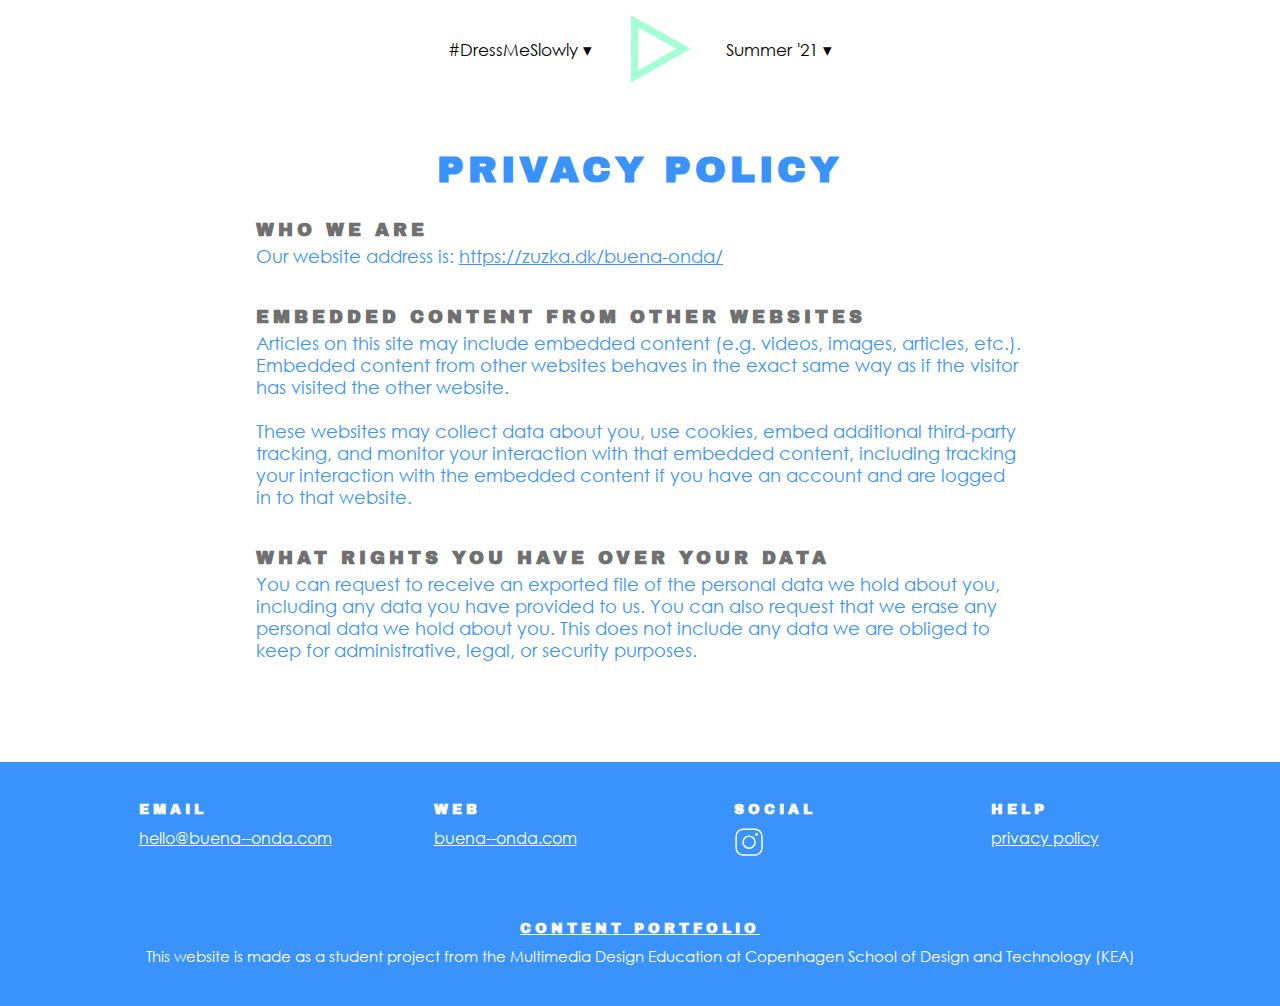
<file: privacy-policy.html>
<!DOCTYPE html>
<html lang="en">

<head>
    <meta charset="utf-8">
    <meta name="viewport" content="width=device-width, initial-scale=1.0">
    <meta name="robots" content="noindex, nofollow">
    <meta name="description" content="Buena Onda is a slow fashion summer brand creating premium items. The new collection '21 is now available. Shop for a backpack, skateboard and money clip.">
    <meta name="keywords" content="slow fashion, Buena Onda, summer, backpack, skateboard, money clip, slow, premium">
    <link rel="stylesheet" href="css/style.css">
    <link rel="stylesheet" href="css/privacy-policy-style.css">
    <link rel="icon" type=image/png href="icons/logo.svg">
    <title>#DressMeSlowly</title>
</head>

<body>

    <button onclick="topFunction()" id="topBtn" title="Go to top"><img src="icons/logo.svg" alt="top"></button>

    <nav class="topnav sticky" id="navbar">

        <div class="dropdown">
            <button class="dropbtn">#DressMeSlowly

                <label class="fa fa-caret-down">▾</label>
            </button>
            <div class="dropdown_content">
                <a href="slow-fashion.html">About</a>
                <a href="slow-fashion-tips.html">Tips</a>
            </div>
        </div>
        <a href="index.html?page_type=nologo" class="logo_link">
            <div class="nav_icon logo"></div>
        </a>
        <div class="dropdown">
            <button class="dropbtn">Summer '21

                <label class="fa fa-caret-down">▾</label>
            </button>
            <div class="dropdown_content">
                <a href="products.html">Products</a>
                <a href="gallery.html">Gallery</a>
            </div>
        </div>
    </nav>

    <nav id="navbar_mobile">
        <div class="menu_items_wrapper_mobile">
            <a href='index.html?page_type=nologo' class="logo_mobile logo_mobile_home"><img src="icons/logo.svg" alt="logo"></a>
            <input type="checkbox" id="menu_toggle">
            <label for="menu_toggle" class="menu_open">
                <div class="open"></div>
            </label>

            <div class="menu menu_effects">
                <label for="menu_toggle"></label>
                <div class="menu_content">
                    <div class="dropdown">
                        <button class="dropbtn" onclick="dropDownFirst()">#DressMeSlowly
                            <label class="fa fa-caret-down">▾</label>
                        </button>
                        <div class="dropdown_content1">
                            <div class="dropdown_content_wrapper">
                                <a href="slow-fashion.html">About</a>
                                <a href="slow-fashion-tips.html">Tips</a>
                            </div>
                        </div>
                    </div>
                    <div class="dropdown">
                        <button class="dropbtn" onclick="dropDownSecond()">Summer '21
                            <label title="Toggle Drop-down" class="fa fa-caret-down">▾</label>
                        </button>
                        <div class="dropdown_content2">
                            <div class="dropdown_content_wrapper">
                                <a href="products.html">Products</a>
                                <a href="gallery.html">Gallery</a>
                            </div>
                        </div>
                    </div>
                </div>
            </div>
        </div>
    </nav>

    <main class="main_sticky">
        <h1>Privacy policy</h1>

        <article>
            <h3>Who we are</h3>
            <p>Our website address is: <a class="wave" href="https://zuzka.dk/buena-onda/">https://zuzka.dk/buena-onda/</a></p>

            <h3>Embedded content from other websites</h3>
            <p> Articles on this site may include embedded content (e.g. videos, images, articles, etc.). Embedded content from other websites behaves in the exact same way as if the visitor has visited the other website. <br><br>These websites may collect data about you, use cookies, embed additional third-party tracking, and monitor your interaction with that embedded content, including tracking your interaction with the embedded content if you have an account and are logged in to that website.</p>

            <h3>What rights you have over your data</h3>
            <p>You can request to receive an exported file of the personal data we hold about you, including any data you have provided to us. You can also request that we erase any personal data we hold about you. This does not include any data we are obliged to keep for administrative, legal, or security purposes.</p>

        </article>


    </main>

    <footer>

        <section class="email">
            <h3>email</h3>
            <a class="green_wave" href="mailto:hello@buena--onda.com">hello@buena--onda.com</a>
        </section>

        <section class="web">
            <h3>web</h3>
            <a class="green_wave" href="https://buena--onda.com/" target="_blank">buena--onda.com</a>
        </section>

        <section class="social">
            <h3>social</h3>
            <a href="https://www.instagram.com/buena_onda/" target="_blank" class="instagram"><img class="green_wave" src="icons/instagram-03.svg" alt="instagram"></a>
        </section>

        <section class="help">
            <h3>help</h3>
            <a class="green_wave" href="privacy-policy.html">privacy policy</a>
        </section>

        <section class="disclaimer">
            <a href="content-portfolio.html">
                <h3 class="green_wave">content portfolio</h3>
            </a>
            <p>This website is made as a student project from the Multimedia Design Education at Copenhagen School of Design and Technology (KEA)</p>
        </section>

    </footer>


    <script src="script.js"></script>
    <script>
    !function(){var i,e,t,s=window.legal=window.legal||[];if(s.SNIPPET_VERSION="3.0.0",i="https://widgets.legalmonster.com/v1/legal.js",!s.__VERSION__)if(s.invoked)window.console&&console.info&&console.info("legal.js: The initialisation snippet is included more than once on this page, and does not need to be.");else{for(s.invoked=!0,s.methods=["cookieConsent","document","ensureConsent","handleWidget","signup","user"],s.factory=function(t){return function(){var e=Array.prototype.slice.call(arguments);return e.unshift(t),s.push(e),s}},e=0;e<s.methods.length;e++)t=s.methods[e],s[t]=s.factory(t);s.load=function(e,t){var n,o=document.createElement("script");o.setAttribute("data-legalmonster","sven"),o.type="text/javascript",o.async=!0,o.src=i,(n=document.getElementsByTagName("script")[0]).parentNode.insertBefore(o,n),s.__project=e,s.__loadOptions=t||{}},s.widget=function(e){s.__project||s.load(e.widgetPublicKey),s.handleWidget(e)}}}();

    legal.widget({
        type: "cookie",
        widgetPublicKey: "BCkH4HE2mds3CvsYPgwa3pKc",
    });
</script>

</body>

</html>
</file>
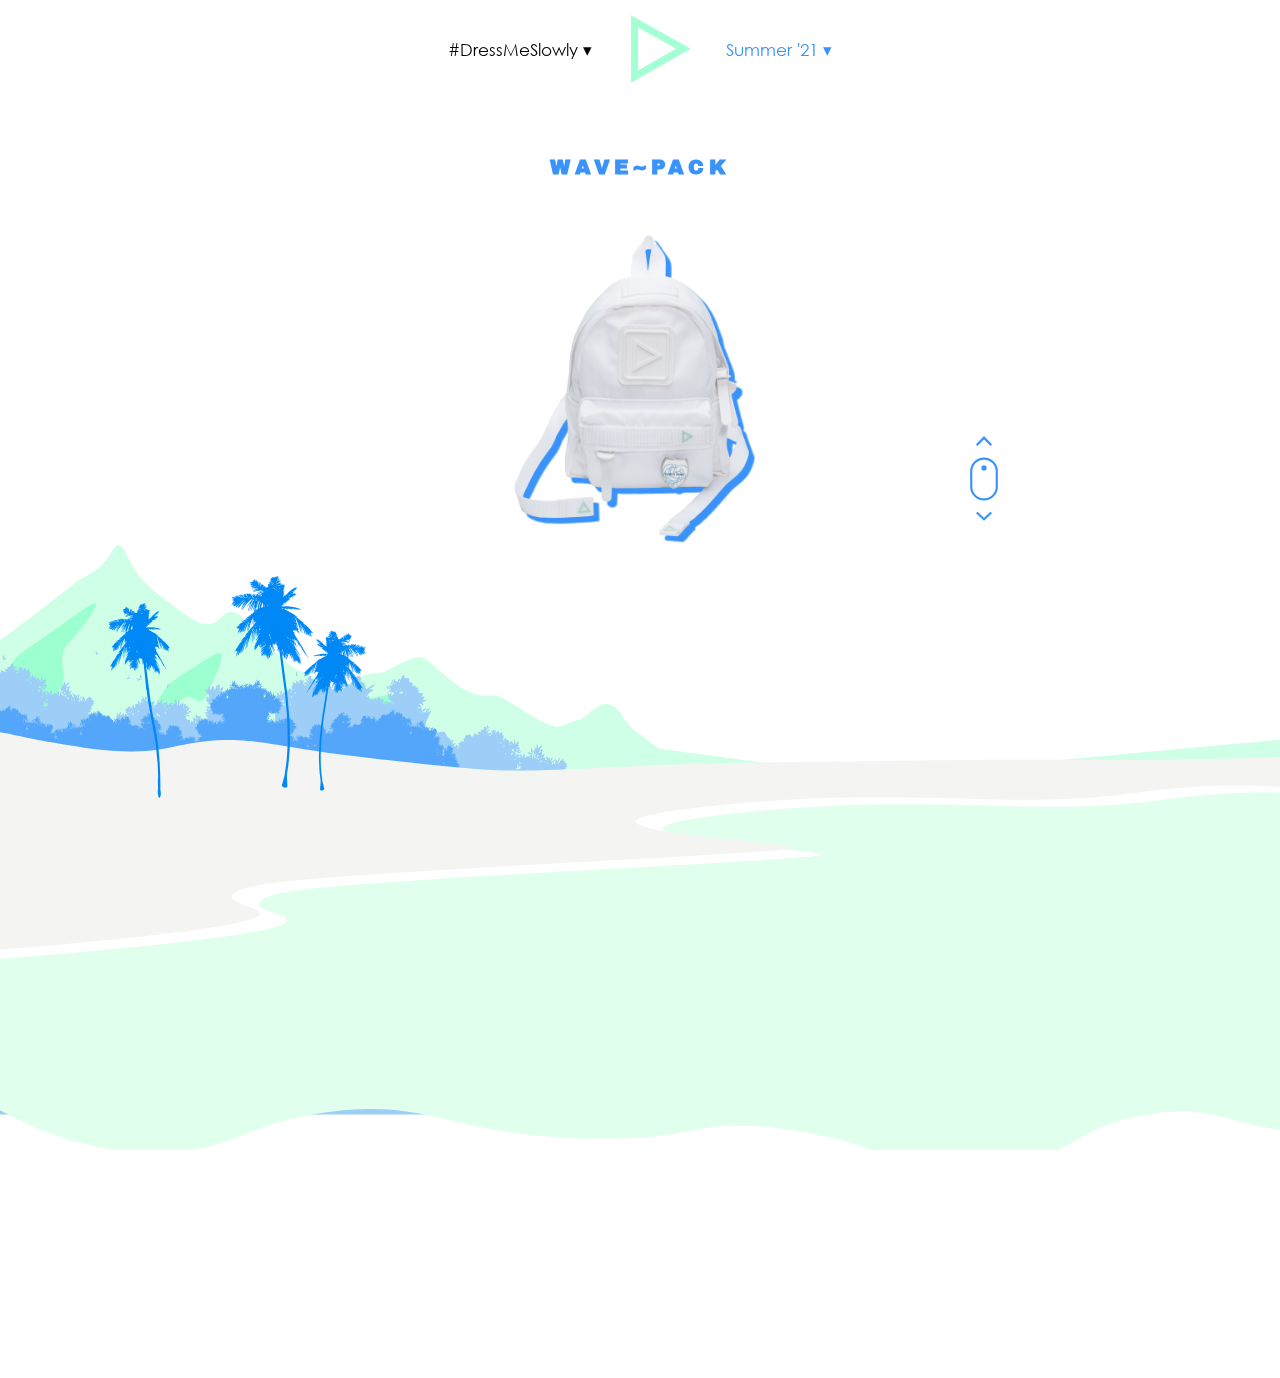
<file: products.html>
<!DOCTYPE html>
<html lang="en">

<head>
    <meta charset="utf-8">
    <meta name="viewport" content="width=device-width, initial-scale=1.0">
    <meta name="robots" content="noindex, nofollow">
    <meta name="description" content="Buena Onda’s new premium summer collection is now available. Shop for a Wave~pack, Kaiyō cruiser and Retoro money clip. Enjoy summer ‘21 x slow fashion.">
    <meta name="keywords" content="slow fashion, Buena Onda, summer, slow, Retoro money clip, Wave~pack, Kaiyō cruiser, premium">
    <link rel="stylesheet" href="css/style.css">
    <link rel="stylesheet" href="css/products-style.css">
    <link rel="stylesheet" href="css/style.css">
    <link rel="icon" type=image/png href="icons/logo.svg">
    <title>Buena Onda - collection '21</title>
</head>

<body>

    <nav class="topnav" id="navbar">

        <div class="dropdown">
            <button class="dropbtn">#DressMeSlowly
                <label>▾</label>
            </button>
            <div class="dropdown_content">
                <a href="slow-fashion.html">About</a>
                <a href="slow-fashion-tips.html">Tips</a>
            </div>
        </div>
        <a href="index.html?page_type=nologo" class="logo_link">
            <div class="nav_icon logo"></div>
        </a>
        <div class="dropdown">
            <button class="dropbtn category_selected">Summer '21
                <label>▾</label>
            </button>
            <div class="dropdown_content">
                <a href="products.html" class="menu_selected">Products</a>
                <a href="gallery.html">Gallery</a>
            </div>
        </div>
    </nav>

    <nav id="navbar_mobile">
        <div class="menu_items_wrapper_mobile">
            <a href='index.html?page_type=nologo' class="logo_mobile logo_mobile_home"><img src="icons/logo.svg" alt="logo"></a>
            <input type="checkbox" id="menu_toggle">
            <label for="menu_toggle" class="menu_open">
                <div class="open"></div>
            </label>

            <div class="menu menu_effects">
                <label for="menu_toggle"></label>
                <div class="menu_content">
                    <div class="dropdown">
                        <button class="dropbtn" onclick="dropDownFirst()">#DressMeSlowly
                            <label class="fa fa-caret-down">▾</label>
                        </button>
                        <div class="dropdown_content1">
                            <div class="dropdown_content_wrapper">
                                <a href="slow-fashion.html">About</a>
                                <a href="slow-fashion-tips.html">Tips</a>
                            </div>
                        </div>
                    </div>
                    <div class="dropdown">
                        <button class="dropbtn category_selected" onclick="dropDownSecond()">Summer '21
                            <label title="Toggle Drop-down" class="fa fa-caret-down">▾</label>
                        </button>
                        <div class="dropdown_content2">
                            <div class="dropdown_content_wrapper">
                                <a href="products.html" class="menu_selected_mobile">Products</a>
                                <a href="gallery.html">Gallery</a>
                            </div>
                        </div>
                    </div>
                </div>
            </div>
        </div>
    </nav>

    <main>

        <div class="bg_wrapper">
            <div class="mountain_back"></div>
            <div class="mountain_front"></div>
            <div class="palms_back"></div>
            <div class="palms_front"></div>
            <div class="sea_back"></div>
            <div class="beach"></div>
        </div>

        <div class="scroll_down_btn">
            <img src="icons/arrow-up-03.svg" alt="up" class="arrow_up" onclick="moveSceneUp()">

            <svg id="mouse" data-name="Layer 2" xmlns="http://www.w3.org/2000/svg" viewBox="0 0 222 326">
                <defs>
                    <style>
                        .cls-1 {
                            fill: none;
                            stroke: #3993fa;
                            stroke-miterlimit: 10;
                            stroke-width: 16px;
                        }

                        .cls-2 {
                            fill: #3993fa;
                        }

                    </style>
                </defs>
                <rect class="cls-1" x="16.5" y="12.51" width="189" height="302" rx="94.5" />
                <circle class="cls-2 circle" cx="111" cy="81.5" r="19.5" />
            </svg>

            <img src="icons/arrow-02.svg" alt="down" class="arrow_down" onclick="moveSceneDown()">
        </div>

        <div class="product_wrapper" id="product_offset_360">
            <h1>KAIYŌ CRUISER</h1><a href="https://buena--onda.com/products/kaiyocruiser" target="blank"><img class="product_img" src="images/products-no-bg/kaiyo-cruiser.png" alt="kaiyo cruiser"></a>

        </div>

        <div class="product_wrapper" id="product_offset_240">
            <h1>WAVE~PACK</h1><a href="https://buena--onda.com/collections/lifestyle/products/wave-pack" target="blank"><img class="product_img" src="images/products-no-bg/wave-pack.png" alt="wave-pack"></a>

        </div>

        <div class="product_wrapper" id="product_offset_120">
            <h1>RETORO MONEY CLIP</h1><a href="https://buena--onda.com/collections/lifestyle/products/retoro-%E3%83%AC%E3%83%88%E3%83%AD-16k-gold-money-clip" target="blank"><img class="product_img" src="images/products-no-bg/money-clip.png" alt="retoro money clip"></a>

        </div>


    </main>

    <script src="script.js"></script>
    <script src="script/products-script.js"></script>

    <script>
    !function(){var i,e,t,s=window.legal=window.legal||[];if(s.SNIPPET_VERSION="3.0.0",i="https://widgets.legalmonster.com/v1/legal.js",!s.__VERSION__)if(s.invoked)window.console&&console.info&&console.info("legal.js: The initialisation snippet is included more than once on this page, and does not need to be.");else{for(s.invoked=!0,s.methods=["cookieConsent","document","ensureConsent","handleWidget","signup","user"],s.factory=function(t){return function(){var e=Array.prototype.slice.call(arguments);return e.unshift(t),s.push(e),s}},e=0;e<s.methods.length;e++)t=s.methods[e],s[t]=s.factory(t);s.load=function(e,t){var n,o=document.createElement("script");o.setAttribute("data-legalmonster","sven"),o.type="text/javascript",o.async=!0,o.src=i,(n=document.getElementsByTagName("script")[0]).parentNode.insertBefore(o,n),s.__project=e,s.__loadOptions=t||{}},s.widget=function(e){s.__project||s.load(e.widgetPublicKey),s.handleWidget(e)}}}();

    legal.widget({
        type: "cookie",
        widgetPublicKey: "BCkH4HE2mds3CvsYPgwa3pKc",
    });
</script>
</body>

</html>
</file>
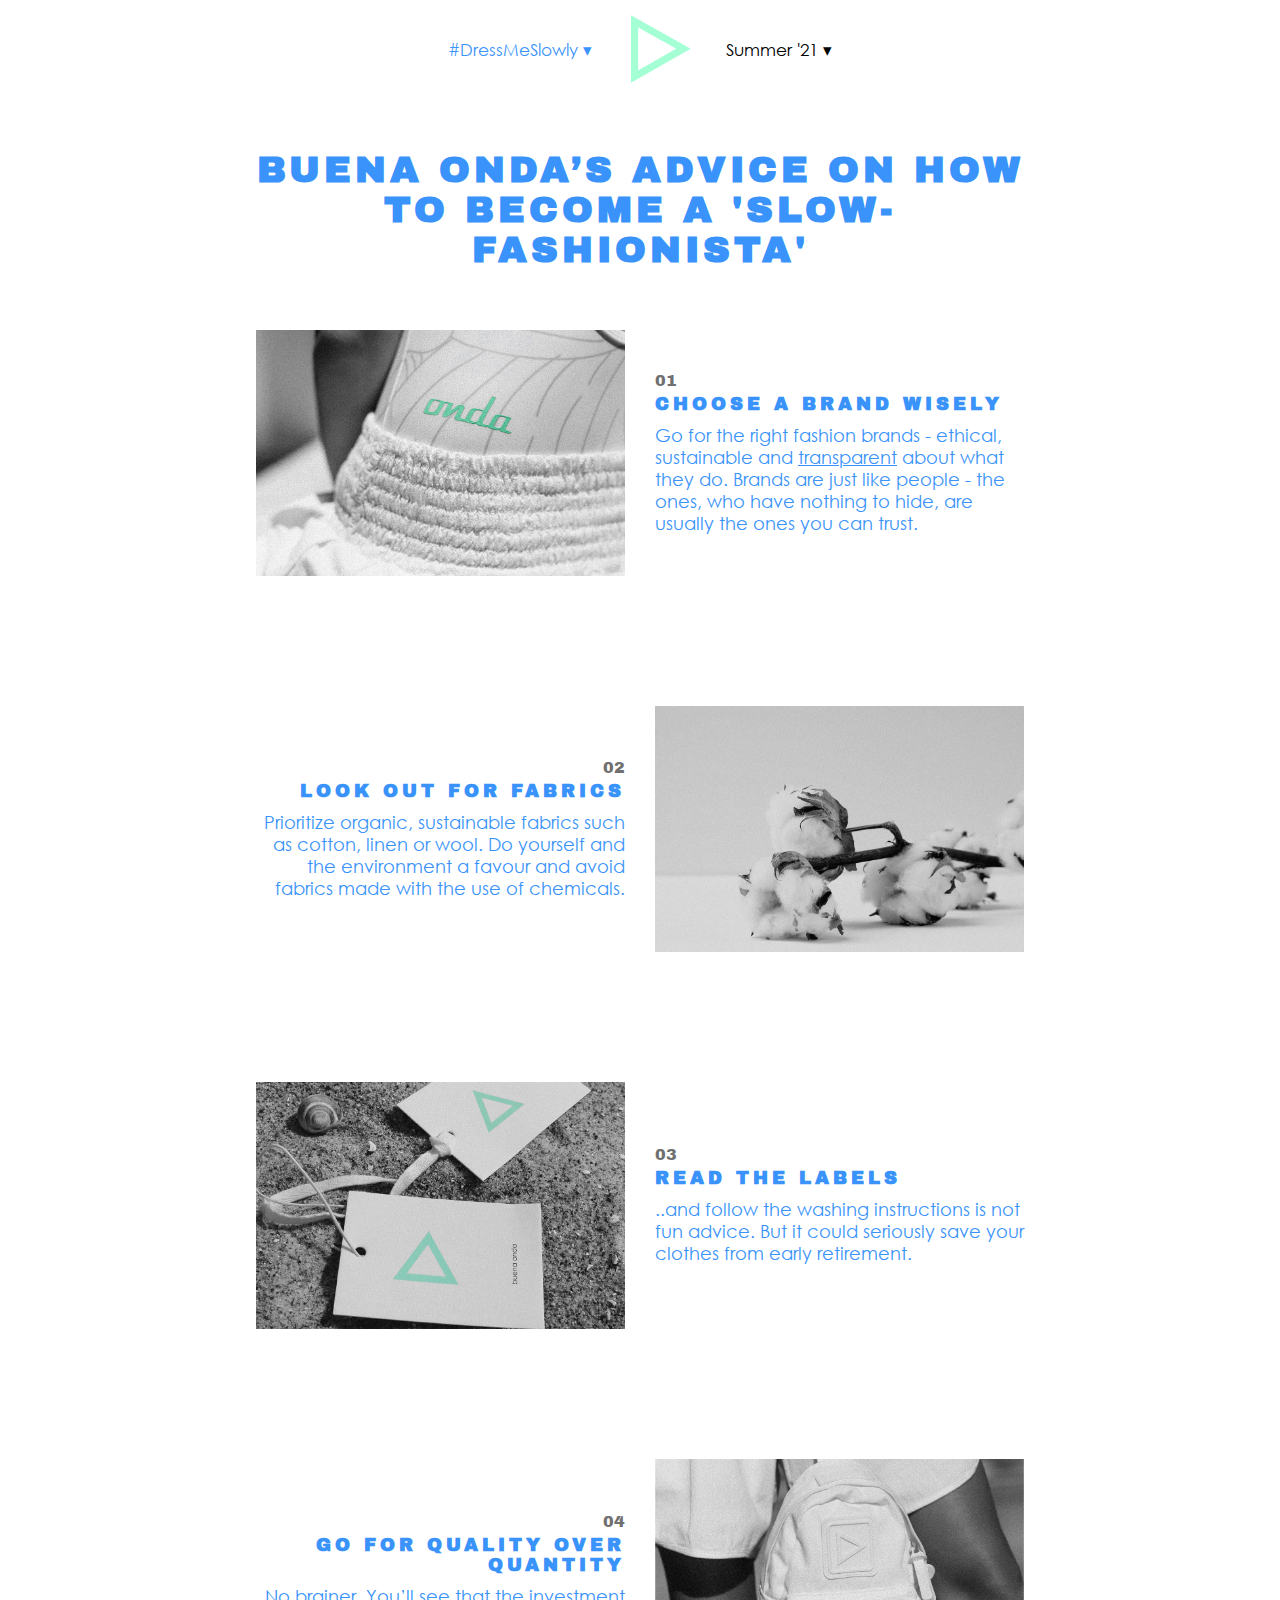
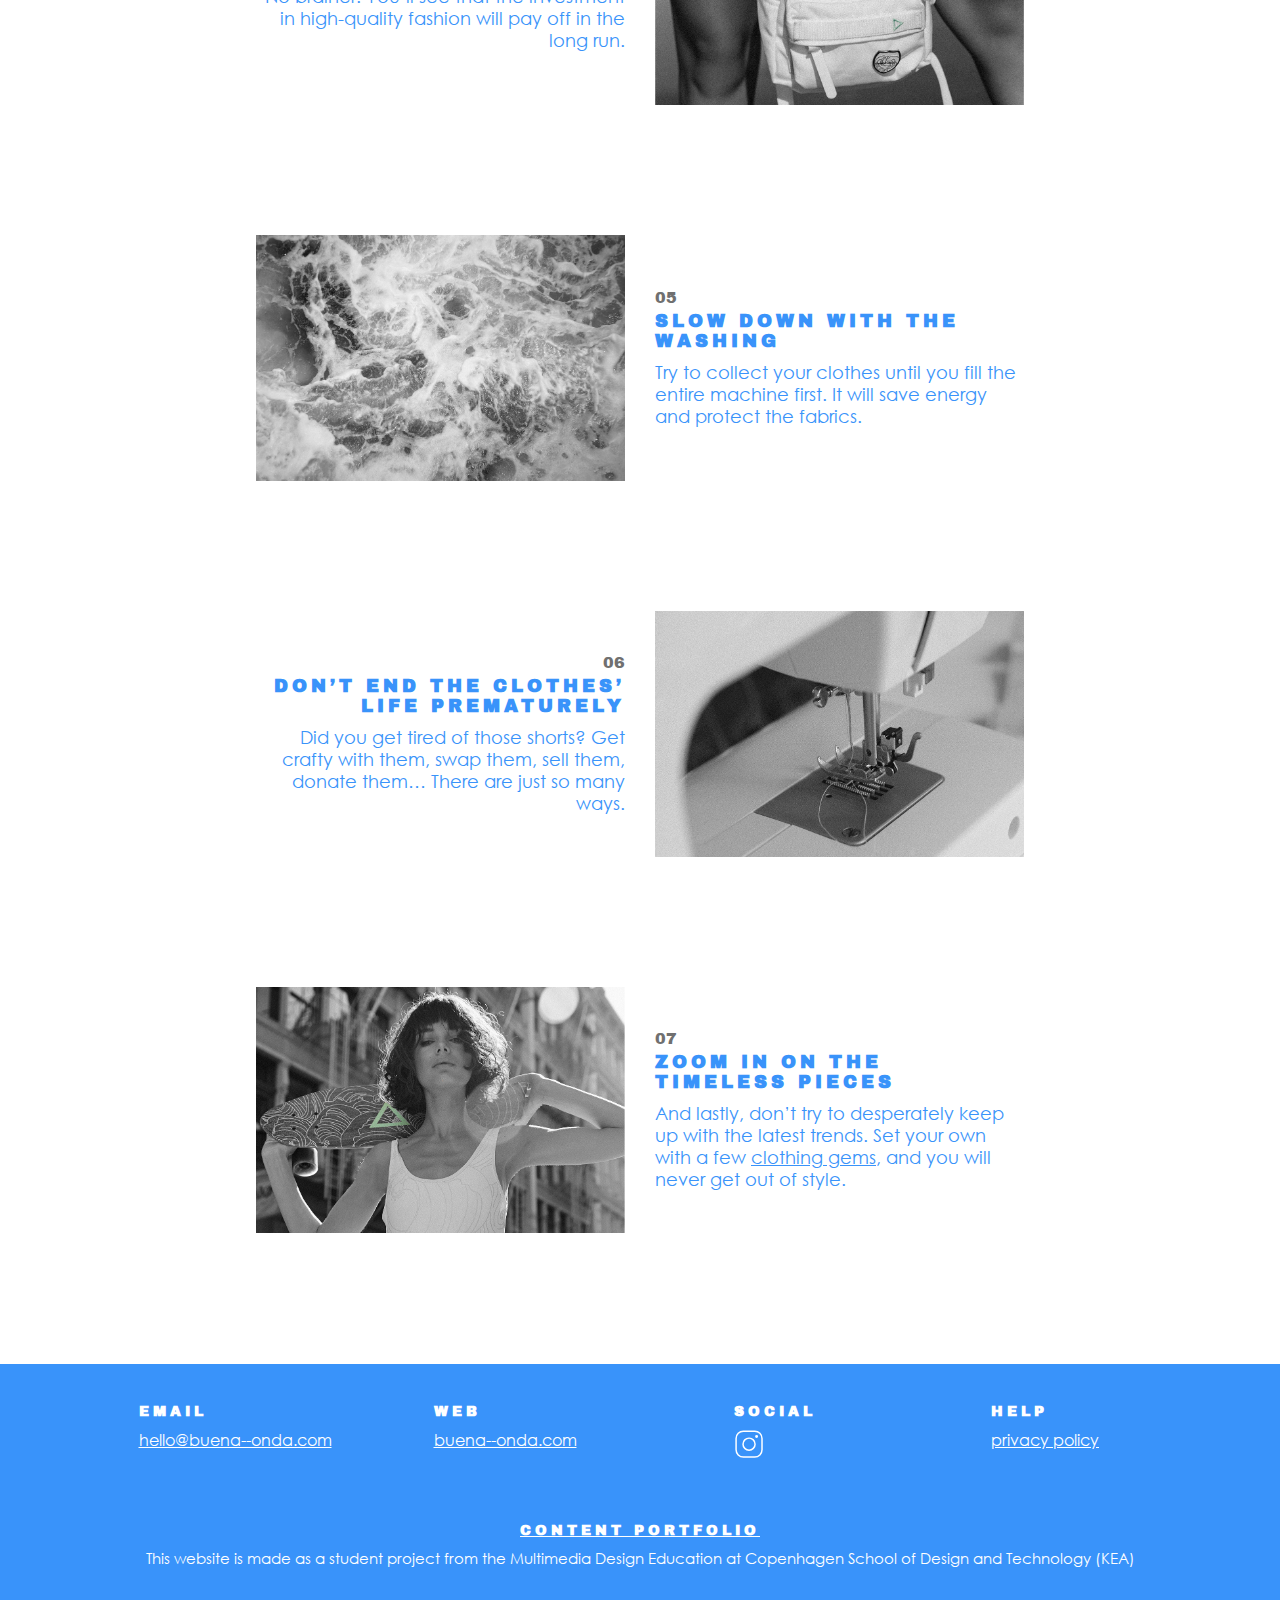
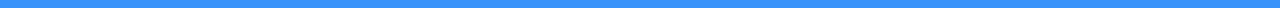
<file: slow-fashion-tips.html>
<!DOCTYPE html>
<html lang="en">

<head>
    <meta charset="utf-8">
    <meta name="viewport" content="width=device-width, initial-scale=1.0">
    <meta name="robots" content="noindex, nofollow">
    <meta name="description" content="Our Dress Me Slowly campaign promotes Buena Onda’s approach to slow and sustainable fashion. Check out our tips on how to become a slow fashionista.">
    <meta name="keywords" content="slow fashion, Buena Onda, sustainable, dress, tips, slow">
    <link rel="stylesheet" href="css/style.css">
    <link rel="stylesheet" href="css/slow-fashion-style.css">
    <link rel="icon" type=image/png href="icons/logo.svg">
    <title>Buena Onda - #DressMeSlowly</title>
</head>

<body>

    <button onclick="topFunction()" id="topBtn" title="Go to top"><img src="icons/logo.svg" alt="top"></button>

    <nav class="topnav sticky" id="navbar">

        <div class="dropdown">
            <button class="dropbtn category_selected">#DressMeSlowly

                <label class="fa fa-caret-down">▾</label>
            </button>
            <div class="dropdown_content">
                <a href="slow-fashion.html">About</a>
                <a href="slow-fashion-tips.html" class="menu_selected">Tips</a>
            </div>
        </div>
        <a href="index.html?page_type=nologo" class="logo_link">
                <div class="nav_icon logo"></div>
            </a>
        <div class="dropdown">
            <button class="dropbtn">Summer '21

                <label class="fa fa-caret-down">▾</label>
            </button>
            <div class="dropdown_content">
                <a href="products.html">Products</a>
                <a href="gallery.html">Gallery</a>
            </div>
        </div>
    </nav>

    <nav id="navbar_mobile">
        <div class="menu_items_wrapper_mobile">
            <a href='index.html?page_type=nologo' class="logo_mobile logo_mobile_home"><img src="icons/logo.svg" alt="logo"></a>
            <input type="checkbox" id="menu_toggle">
            <label for="menu_toggle" class="menu_open">
                <div class="open"></div>
            </label>

            <div class="menu menu_effects">
                <label for="menu_toggle"></label>
                <div class="menu_content">
                    <div class="dropdown">
                        <button class="dropbtn category_selected" onclick="dropDownFirst()">#DressMeSlowly
                            <label class="fa fa-caret-down">▾</label>
                        </button>
                        <div class="dropdown_content1">
                            <div class="dropdown_content_wrapper">
                                <a href="slow-fashion.html">About</a>
                                <a href="slow-fashion-tips.html" class="menu_selected_mobile">Tips</a>
                            </div>
                        </div>
                    </div>
                    <div class="dropdown">
                        <button class="dropbtn" onclick="dropDownSecond()">Summer '21
                            <label title="Toggle Drop-down" class="fa fa-caret-down">▾</label>
                        </button>
                        <div class="dropdown_content2">
                            <div class="dropdown_content_wrapper">
                                <a href="products.html">Products</a>
                                <a href="gallery.html">Gallery</a>
                            </div>
                        </div>
                    </div>
                </div>
            </div>
        </div>
    </nav>

    <main class="main_sticky">
        <article class="tips">
            <h1>Buena Onda’s advice on how to become a 'slow-fashionista'</h1>
            <section class="single_tip fadeinright">
                <img src="images/tips/choose-brand-wisely_bw.jpg" alt="Choose a brand wisely">
                <div>
                    <p>01</p>
                    <h3>Choose a brand wisely</h3>
                    <p>Go for the right fashion brands - ethical, sustainable and <a href="https://buena--onda.com/pages/about" target="_blank">transparent</a> about what they do. Brands are just like people - the ones, who have nothing to hide, are usually the ones you can trust.</p>
                </div>
            </section>

            <section class="single_tip fadeinleft">
                <div class="text_right">
                    <p>02</p>
                    <h3>Look out for fabrics</h3>
                    <p>Prioritize organic, sustainable fabrics such as cotton, linen or wool. Do yourself and the environment a favour and avoid fabrics made with the use of chemicals.</p>
                </div>
                <img src="images/tips/cotton-bw.jpg" alt="Look out for fabrics">
            </section>

            <section class="single_tip fadeinright">
                 <img src="images/tips/labels.jpg" alt="Read the labels">
                <div>
                    <p>03</p>
                    <h3>Read the labels</h3>
                    <p>..and follow the washing instructions is not fun advice. But it could seriously save your clothes from early retirement.</p>
                </div>
            </section>

            <section class="single_tip fadeinleft">
                <div class="text_right">
                    <p>04</p>
                    <h3>Go for quality over quantity</h3>
                    <p>No brainer. You’ll see that the investment in high-quality fashion will pay off in the long run.</p>
                </div>
                 <img src="images/tips/quality-over-quantity_bw.jpg" alt="Go for quality over quantity">
            </section>


            <section class="single_tip fadeinright">

                <img src="images/tips/washing-bw.jpg" alt="Slow down with the washing">
                <div>
                    <p>05</p>
                    <h3>Slow down with the washing</h3>
                    <p>Try to collect your clothes until you fill the entire machine first. It will save energy and protect the fabrics.</p>
                </div>
            </section>

            <section class="single_tip fadeinleft">
                <div class="text_right">
                    <p>06</p>
                    <h3>Don’t end the clothes’ life prematurely</h3>
                    <p>Did you get tired of those shorts? Get crafty with them, swap them, sell them, donate them… There are just so many ways.</p>
                </div>
                 <img src="images/tips/sewing-machine-bw.jpg" alt="Don’t end the clothes’ life prematurely">
            </section>

            <section class="single_tip fadeinright">
                 <img src="images/tips/timeless-pieces_bw.jpg" alt="Zoom in on the timeless pieces">
                <div>
                    <p>07</p>
                    <h3>Zoom in on the timeless pieces</h3>
                    <p>And lastly, don’t try to desperately keep up with the latest trends. Set your own with a few <a href="https://buena--onda.com/collections/summer-21" target="_blank">clothing gems</a>, and you will never get out of style.</p>
                </div>
            </section>

        </article>
    </main>

    <footer>

        <section class="email">
            <h3>email</h3>
            <a class="green_wave" href="mailto:hello@buena--onda.com">hello@buena--onda.com</a>
        </section>

        <section class="web">
            <h3>web</h3>
            <a class="green_wave" href="https://buena--onda.com/" target="_blank">buena--onda.com</a>
        </section>

        <section class="social">
            <h3>social</h3>
            <a href="https://www.instagram.com/buena_onda/" target="_blank" class="instagram"><img class="green_wave" src="icons/instagram-03.svg" alt="instagram"></a>
        </section>

        <section class="help">
            <h3>help</h3>
            <a class="green_wave" href="privacy-policy.html">privacy policy</a>
        </section>

        <section class="disclaimer">
            <a href="content-portfolio.html"><h3 class="green_wave">content portfolio</h3></a>
            <p>This website is made as a student project from the Multimedia Design Education at Copenhagen School of Design and Technology (KEA)</p>
        </section>

    </footer>


    <script src="script.js"></script>
    <script>
    !function(){var i,e,t,s=window.legal=window.legal||[];if(s.SNIPPET_VERSION="3.0.0",i="https://widgets.legalmonster.com/v1/legal.js",!s.__VERSION__)if(s.invoked)window.console&&console.info&&console.info("legal.js: The initialisation snippet is included more than once on this page, and does not need to be.");else{for(s.invoked=!0,s.methods=["cookieConsent","document","ensureConsent","handleWidget","signup","user"],s.factory=function(t){return function(){var e=Array.prototype.slice.call(arguments);return e.unshift(t),s.push(e),s}},e=0;e<s.methods.length;e++)t=s.methods[e],s[t]=s.factory(t);s.load=function(e,t){var n,o=document.createElement("script");o.setAttribute("data-legalmonster","sven"),o.type="text/javascript",o.async=!0,o.src=i,(n=document.getElementsByTagName("script")[0]).parentNode.insertBefore(o,n),s.__project=e,s.__loadOptions=t||{}},s.widget=function(e){s.__project||s.load(e.widgetPublicKey),s.handleWidget(e)}}}();

    legal.widget({
        type: "cookie",
        widgetPublicKey: "BCkH4HE2mds3CvsYPgwa3pKc",
    });
</script>

</body>

</html>
</file>
<file: css/style.css>
@import url('https://fonts.googleapis.com/css2?family=Archivo+Black&display=swap');

@font-face {
	font-family: 'gothic';
	src: url('../gothic/gothic.eot');
	src: local('gothic'), url('../gothic/gothic.woff') format('woff'), url('../gothic/gothic.ttf') format('truetype');
}

html {
    scroll-behavior: smooth;
    font-family: 'gothic', sans-serif;
}

* {
    margin: 0;
    padding: 0;
    box-sizing: border-box;
}

h1,
h2,
h3,
h4 {
    font-family: 'Archivo Black', sans-serif;
    letter-spacing: 4px;
    font-size: 23px;
    color: #3993fa;
    text-transform: uppercase;
}

a {
    color: #3993fa;
}
p {
    font-size: 15px;
    color: #3993fa;
}

/*WAVE HOVER EFFECT*/
.green_wave,
.wave,
section a {
    background-position: 0 100%;
    background-repeat: repeat-x;
    background-size: 3px 3px;
}

.wave:hover,
section a:hover {
    background-image: url("data:image/svg+xml;charset=utf8,%3Csvg id='squiggle-link' xmlns='http://www.w3.org/2000/svg' xmlns:xlink='http://www.w3.org/1999/xlink' xmlns:ev='http://www.w3.org/2001/xml-events' viewBox='0 0 20 4'%3E%3Cstyle type='text/css'%3E.squiggle{animation:shift .7s linear infinite;}@keyframes shift {from {transform:translateX(0);}to {transform:translateX(-20px);}}%3C/style%3E%3Cpath fill='none' stroke='%233993fa' stroke-width='1' class='squiggle' d='M0,3.5 c 5,0,5,-3,10,-3 s 5,3,10,3 c 5,0,5,-3,10,-3 s 5,3,10,3'/%3E%3C/svg%3E");
    background-position: 0 100%;
    background-size: auto 6px;
    background-repeat: repeat-x;
    text-decoration: none;
}
.green_wave:hover {
    background-image: url("data:image/svg+xml;charset=utf8,%3Csvg id='squiggle-link' xmlns='http://www.w3.org/2000/svg' xmlns:xlink='http://www.w3.org/1999/xlink' xmlns:ev='http://www.w3.org/2001/xml-events' viewBox='0 0 20 4'%3E%3Cstyle type='text/css'%3E.squiggle{animation:shift .7s linear infinite;}@keyframes shift {from {transform:translateX(0);}to {transform:translateX(-20px);}}%3C/style%3E%3Cpath fill='none' stroke='%239cffcf' stroke-width='1' class='squiggle' d='M0,3.5 c 5,0,5,-3,10,-3 s 5,3,10,3 c 5,0,5,-3,10,-3 s 5,3,10,3'/%3E%3C/svg%3E");
    background-position: 0 100%;
    background-size: auto 6px;
    background-repeat: repeat-x;
    text-decoration: none;
}

.main_sticky {
    margin-top: 150px;
}

/*BACK TO TOP BTN | BTN STYLE | LOGO*/
#topBtn {
    position: fixed;
    bottom: 20px;
    right: 30px;
    width: 40px;
    height: 40px;
    z-index: 10000;

    border: none;
    outline: none;
    background-color: transparent;
    cursor: pointer;
    font-size: 18px;
    margin: 30px 0px;
    transform: rotate(-90deg);
    display: none;
    transition: .5s;
}
#topBtn:hover {
    transform: rotate(30deg);
}

.btn {
    font-family: 'Archivo Black', sans-serif;
    text-transform: uppercase;
    letter-spacing: 2px;
    text-align: center;
    font-size: 11px;
    margin-top: 20px;
    padding: 15px 25px;
    width: 220px;
    /*border-radius: 50px;*/
    transition: all 0.5s;
    cursor: pointer;
    outline: none;
    border: 1px solid #3993FA;
    color: #3993FA;
    font-weight: 400;
}
.btn_white {
    border-color: #fff;
}
.btn_white a {
    color: #fff;
}
.btn span {
    cursor: pointer;
    display: inline-block;
    position: relative;
    transition: 0.5s;
}
.btn span:after {
    content: '\00bb';
    position: absolute;
    opacity: 0;
    top: 0;
    right: -20px;
    transition: 0.5s;
}
.btn:hover span {
    padding-right: 25px;
}
.btn:hover span:after {
    opacity: 1;
    right: 0;
}

.logo {
    background-image: url(../icons/logo-01.svg);
    width: 70px;
    height: 70px;
    padding: 5px;
    margin: auto;
    transition: .5s ease;
}
.icon_in {
    animation: movein .2s linear;
}
.icon_out {
    animation: moveout .2s linear;
}
@keyframes movein {
    from {
        background-position: 140px 0;
    }

    to {
        background-position: 70px 0;
    }
}
@keyframes moveout {
    from {
        background-position: 70px 0;
    }

    to {
        background-position: 140px 0;
    }
}

/*MENU*/
#navbar {
    z-index: 1000;
}

.topnav {
    display: flex;
    justify-content: center;
    align-items: center;
    overflow: hidden;
    background-color: #ffffff;
}
.topnav a {
    padding: 14px 16px;
    text-decoration: none;
    font-size: 18px;
}

.dropdown_content > .menu_selected, .dropdown_content_wrapper > .menu_selected_mobile{
    background-image: url("data:image/svg+xml;charset=utf8,%3Csvg id='squiggle-link' xmlns='http://www.w3.org/2000/svg' xmlns:xlink='http://www.w3.org/1999/xlink' xmlns:ev='http://www.w3.org/2001/xml-events' viewBox='0 0 20 4'%3E%3Cstyle type='text/css'%3E.squiggle{animation:shift .7s linear infinite;}@keyframes shift {from {transform:translateX(0);}to {transform:translateX(-20px);}}%3C/style%3E%3Cpath fill='none' stroke='%233993FA' stroke-width='1' class='squiggle' d='M0,3.5 c 5,0,5,-3,10,-3 s 5,3,10,3 c 5,0,5,-3,10,-3 s 5,3,10,3'/%3E%3C/svg%3E");
    background-position: 0 100%;
    background-size: auto 6px;
    background-repeat: repeat-x;
    text-decoration: none;
}

.dropdown .dropbtn, .dropdown_content a {
    font-size: 17px;
    border: none;
    outline: none;
    color: #000;
    padding: 14px 16px;
    background-color: inherit;
    font-family: inherit;
    margin: 0;
}

.dropdown_content{
    display: none;
    position: fixed;
    background-color: #fff;
    min-width: 160px;
    box-shadow: 0px 8px 16px 0px rgba(0,0,0,0.2);
    z-index: 1000;
}

.dropdown_content a{
    float: none;
    text-align: left;
}
.dropdown_content a, .dropdown_content2 a, .dropdown_content1 a {
    color: black;
    padding: 12px 16px;
    text-decoration: none;
    display: block;
}
.dropdown_content a:hover, .dropdown_content2 a:hover, .dropdown_content1 a:hover{
    color: white;
    background-color: #3993fa;
}

.dropdown {
    float: left;
    overflow: hidden;
}
.dropbtn:hover, .dropdown > .category_selected {
    color: #3993fa;
}

.dropdown:hover .dropdown_content{
    display: block;
    animation: showDropDownContent .3s ease-out;
}

@keyframes showDropDownContent{
    from{
        transform: translateY(20px);
        opacity: 0;
    }
    to{
       transform: translateY(0);
        opacity: 1;
    }
}

.dropdown_content2, .dropdown_content1{
    display: none;
    cursor: pointer;
    outline: none;
    width: 50%;
    margin: 0 20px 20px auto;
    box-shadow: 0px 0px 16px 0px rgba(0,0,0,0.2);
    transition: .5s;
}
.dropdown_content_wrapper{
    display: flex;
    flex-direction: column;
}

#navbar_mobile {
    display: none;
}

.sticky {
    position: fixed;
    top: 0;
    left: 0px;
    width: 100%;
    z-index: 10;
    transition: top 0.3s;
}

/*FOOTER*/
footer {
    background-color: #3993fa;
    border-top: 1px white solid;
    padding: 40px 100px 20px 100px;
    display: grid;
    grid-template-columns: 1fr 1fr 1fr 1fr;
    margin: auto;
    justify-items: center;
}
footer h3 {
    color: #fff;
    font-size: 14px;
    margin-bottom: 10px;
}
footer a {
    color: #ffffff;
}
.instagram img {
    width: 30px;
}
.disclaimer{
    margin: 50px 0 20px 0;
    grid-column: 1 / 5;
    text-align: center;
}
.disclaimer h3{
    width: 240px;
    margin: 10px auto;
}
.disclaimer p {
    color: #fff;
}

/*FADE IN ANIMATIONS*/
@keyframes fadeinleft {
      0%{ transform: translate(-1000px, 0px);  }
    100%{ transform: translate(0px, 0px);     }
}
@keyframes fadeinright {
      0%{ transform: translate(1000px, 0px);  }
    100%{ transform: translate(0px, 0px);     }
}
@keyframes fadeinbottom {
      0%{ transform: translate(0px, 800px);  }
    100%{ transform: translate(0px, 0px);     }
}
@keyframes fadein {
      0%{ opacity: 0;  }
    50%{opacity: .5;}
    100%{ opacity: 1;     }
}

@media screen and (max-width: 1025px) {

    .main_sticky{
        margin-top: 50px;
    }
    /*Navigation bar*/
    #navbar_mobile {
        display: block;
        position: relative;
        z-index: 1000;
    }
    #navbar {
        display: none;
    }

    .menu_items_wrapper_mobile {
        display: flex;
        align-items: center;
        z-index: 10;
        background-color: #ffffff;
    }

    .logo_mobile {
        width: 120px;
        padding: 5px 20px;
    }

    .menu_items_wrapper_mobile > input {
        display: none;
    }

    .open {
        background-color: #707070;
        width: 40px;
        height: 4px;
        display: block;
        cursor: pointer;
        position: relative;
        z-index: 100;
    }
    .open:before {
        content: "";
        background-color: #707070;
        width: 40px;
        height: 4px;
        display: block;
        position: relative;
        top: -8px;
        transform: rotate(0deg);
        transition: all 0.3s ease;
    }
    .open:after {
        content: "";
        background-color: #707070;
        width: 40px;
        height: 4px;
        display: block;
        position: relative;
        top: 4px;
        transform: rotate(0deg);
        transition: all 0.3s ease;
    }

    .menu_open {
        width: 70px;
        height: 20px;
        display: block;
        padding-right: 30px;
        padding-top: 8px;
        cursor: pointer;
        margin-left: auto;
    }

    .menu {
        z-index: 99;
        width: 100%;
        height: auto;
        background-color: #ffffff;
        border: 2px solid #3993fa;
        position: absolute;
        right: 0;
        top: 100%;
    }
    .menu .menu_content {
        text-align: center;
        display: flex;
        flex-direction: column;
        padding: 10px 0;
    }

    .menu_selected {
        color: #ffffff;
        background-color: #3993fa;
    }

    .menu_effects {
        opacity: 0;
        visibility: hidden;
        transition: opacity 0.5s;
    }
    .menu_effects .dropdown {
        transform: translateY(0%);
        transition: all 0.5s;
    }

    /* Show hidden content when the checkbox is checked */
    #menu_toggle:checked ~ .menu_effects {
        opacity: 1;
        visibility: visible;
        transition: opacity 0.5s;

    }
    /* Show hidden content when the checkbox is checked */
    #menu_toggle:checked ~ .menu_effects .dropdown {
        opacity: 1;
    }

    /* Menu button styled (hides straight line in button) when the checkbox is checked */
    #menu_toggle:checked ~ .menu_open .open {
        background-color: transparent;
    }
    /* Menu button styled (creates X) when the checkbox is checked */
    #menu_toggle:checked ~ .menu_open .open:before {
        content: "";
        background-color: #707070;
        transform: rotate(45deg);
        position: absolute;
        top: 0;
        right: 0;
        z-index: 1;
    }
    /* Menu button styled (creates X) when the checkbox is checked */
    #menu_toggle:checked ~ .menu_open .open:after {
        content: "";
        background-color: #707070;
        transform: rotate(-45deg);
        position: relative;
        top: 0;
        right: 0;
        z-index: 1;
    }

    /* Moving effect on menu items when the checkbox is unchecked */
    #menu_toggle:not(:checked) ~ .menu_effects .dropdown {
        transform: translateY(-30%);
    }

    footer {
        grid-template-columns: 1fr 1fr;
        padding: 20px 40px;
    }
    footer h3 {
        margin-bottom: 5px;
    }
    .email, .web, .social, .help{
        margin: 10px 0 20px 0;
        width: 200px;
    }
    .email{
        grid-column: 1;
        grid-row: 1;
    }
    .web{
        grid-column: 2;
        grid-row: 1;
    }
    .social{
        grid-column: 1;
        grid-row: 2
    }
    .help{
        grid-column: 2;
        grid-row: 2;
    }
    .disclaimer{
        margin-top: 20px;
        grid-column: 1 / 4;
        text-align: center;
    }
}
@media screen and (max-width: 690px){

    footer {
        grid-template-columns: 1fr;
        text-align: center;

    }

    .email{
        margin-top: 20px;
        grid-column: 1;
        grid-row: 1;
    }
    .web{
        grid-column: 1;
        grid-row: 2;
    }
    .social{
        grid-column: 1;
        grid-row: 3;
    }
    .help{
        grid-column: 1;
        grid-row: 4;
    }
    .disclaimer{
        grid-column: 1;
        grid-row: 5;
    }

}
@media screen and (max-width: 380px){
    footer{
        width: 100%;
        margin: auto;
        padding-left: 10px;
        padding-right: 10px;
    }
    .email, .web, .social, .help{
        width: 100%;
    }
}
</file>
<file: css/privacy-policy-style.css>
main{
    margin-bottom: 100px;
}

h1{
    text-align: center;
    font-size: 37px;
    margin-top: 50px;
}

article {
    margin: 30px 20%;
    margin-bottom: 100px;
}

article h3 {
    color: #707070;
    margin: 15px 0 5px 0;
    font-size: 18px;
}

article p {
    margin-bottom: 40px;
    font-size: 18px;
}

@media screen and (max-width: 690px){

    article {
        margin: 50px 5%;
    }
}

@media screen and (max-width: 380px){

    h1{
        width: 230px;
        font-size: 22px;
        text-align: center;
        margin: 50px auto 0;
    }

    article h3{
        font-size: 16px;
    }
}
</file>
<file: css/products-style.css>
body {
    height: 100%;
    overflow: hidden;
    width: 100%;
    position: fixed;
}

#navbar {
    z-index: 50000;
    position: absolute;
    width: 100%;
}

.bg_wrapper {
    position: absolute;
    width: 100%;
    top: 50%;
    z-index: -5000;
}

.mountain_back,
.mountain_front,
.palms_back,
.palms_front,
.beach,
.sea_back {
    width: 100%;
    height: 700px;
    position: absolute;
    background-size: cover;
    z-index: -10;
}

.mountain_back {
    background-image: url(../images/home-sea/mountain-back-01.svg);
}
.mountain_front {
    background-image: url(../images/home-sea/mountain_front-01.svg);
}
.palms_back {
    background-image: url(../images/home-sea/palms_back-01.svg);
}
.palms_front {
    background-image: url(../images/home-sea/palms_front-01.svg);
}
.beach {
    background-image: url(../images/home-sea/beach2-01.svg);
}
.sea_back {
    background-image: url(../images/home-sea/sea-back-01.svg);
}

/*SCROLL*/

.circle {
    animation: scroll 2s ease-out 5;
}
@keyframes scroll {
    0% {
        transform: translateY(0);
        opacity: 1;
    }

    25% {
        opacity: 1;
    }

    75% {
        transform: translateY(1.5em);
        opacity: 0;
    }

    100% {
        transform: translateY(0);
        opacity: 0;
    }
}

.scroll_down_btn {
    position: fixed;
    top: 50%;
    right: 20%;
    transform: translate(-50%, -20%);
    display: flex;
    flex-direction: column;
    align-items: center;
    z-index: 500;
    outline: none;
}

.scroll_down_btn img, svg {
    width: 30px;
    margin: 5px;
}

.arrow_up,
.arrow_down {
    cursor: pointer;
}

.product_wrapper {
    position: absolute;
    margin-left: auto;
    margin-right: auto;
    left: 0;
    right: 0;
    text-align: center;
}

.product_wrapper h1 {
    font-size: 18px;
}

.product_img {
    height: 370px;
    transition: .2s ease;
    cursor: pointer;
    filter: drop-shadow(5px 5px #3993fa);
}

.product_img:hover {
    filter: brightness(1.08) drop-shadow(5px 5px #3993fa);
}

@media screen and (max-width: 1025px) {
    .product_img {
        width: 350px;
        height: auto;
    }
}
@media screen and (max-width: 690px) {
    body {
        overflow: hidden;
    }

    #mouse {
        display: none;
    }

    .product_wrapper h1 {
        width: 200px;
        margin: auto;
    }

    .product_img {
        width: 65%;
    }

    .scroll_down_btn {
        right: 2%;
        transform: translate(-50%, -20%);
    }

    .arrow_down {
        animation: moveArrowDown 2s ease-out 3;
    }

    .arrow_up {
        animation: moveArrowUp 2s ease-out 3;
    }

    @keyframes moveArrowDown {
        0% {
            transform: translateY(0);
            opacity: 1;
        }

        25% {
            opacity: 1;
        }

        75% {
            transform: translateY(1.5em);
            opacity: 0;
        }

        100% {
            transform: translateY(0);
            opacity: 0;
        }
    }

    @keyframes moveArrowUp {
        0% {
            transform: translateY(0);
            opacity: 1;
        }

        25% {
            opacity: 1;
        }

        75% {
            transform: translateY(-1.5em);
            opacity: 0;
        }

        100% {
            transform: translateY(0);
            opacity: 0;
        }
    }


}
</file>
<file: css/slow-fashion-style.css>
body{
    overflow-x: hidden;
}

article {
    margin: 0px 20% 50px 20%;
}
article p {
    font-size: 18px;
}

article h1 {
    font-size: 37px;
    text-align: center;
}

article h2 {
    color: #707070;
    text-align: center;
    margin-top: 5px;
    margin-bottom: 10px;
}

.tips h1 {
    margin-bottom: 60px;
}

.single_tip {
    margin: 20px auto 130px auto;
    display: grid;
    grid-template-columns: 1fr 1fr;
    column-gap: 30px;
    align-items: center;
}
.single_tip > img{
    width: 100%;
}
.text_right{
    text-align: right;
}

article h3 {
    font-size: 18px;
    margin-bottom: 10px;
}
.single_tip p:first-child {
    font-size: 16px;
    color: #707070;
    margin-bottom: 5px;
    font-family: 'Archivo Black', sans-serif;
}

.slow_fashion_text{
    display: grid;
    grid-template-columns: 1fr;
    width: 90%;
    margin: auto;
}
.slow_fashion_text p{
    margin: 20px;
}
.slow_fashion_text_img{
    width: 70%;
    margin: 20px auto;
    filter: drop-shadow(5px 5px #3993fa);
}

.explainer {
    width: 500px;
    display: block;
    margin: 30px auto 80px auto;
    cursor: pointer;
    filter: drop-shadow(5px 5px #3993fa);
}

@media screen and (max-width: 1020px){

    article {
        margin: 0px 3% 50px 3%;
    }

    .slow_fashion_text{
        width: 90%;
    }

    .slow_fashion_text p{
        margin: 20px 0;
    }

    .single_tip {
        grid-template-columns: 1fr;
        width: 90%;
    }
    .single_tip > div{
        margin-top: 10px;
    }

    .single_tip > img{
        margin-bottom: 10px;
    }

    .text_right{
        grid-row: 2;
        text-align: start;
    }

    .slow_fashion_text_img {
        width: 90%;
    }
}
@media screen and (max-width: 690px){

    .explainer{
        width: 90%;
    }
}
@media screen and (max-width: 520px){

    article h1 {
        /*width: 230px;*/
        font-size: 22px;
    }

     article h1 {
        margin: 50px auto 0;
    }

    article h3{
        font-size: 16px;
    }

    article h2 {
        font-size: 18px;
        margin-top: 10px;
    }
}
</file>
